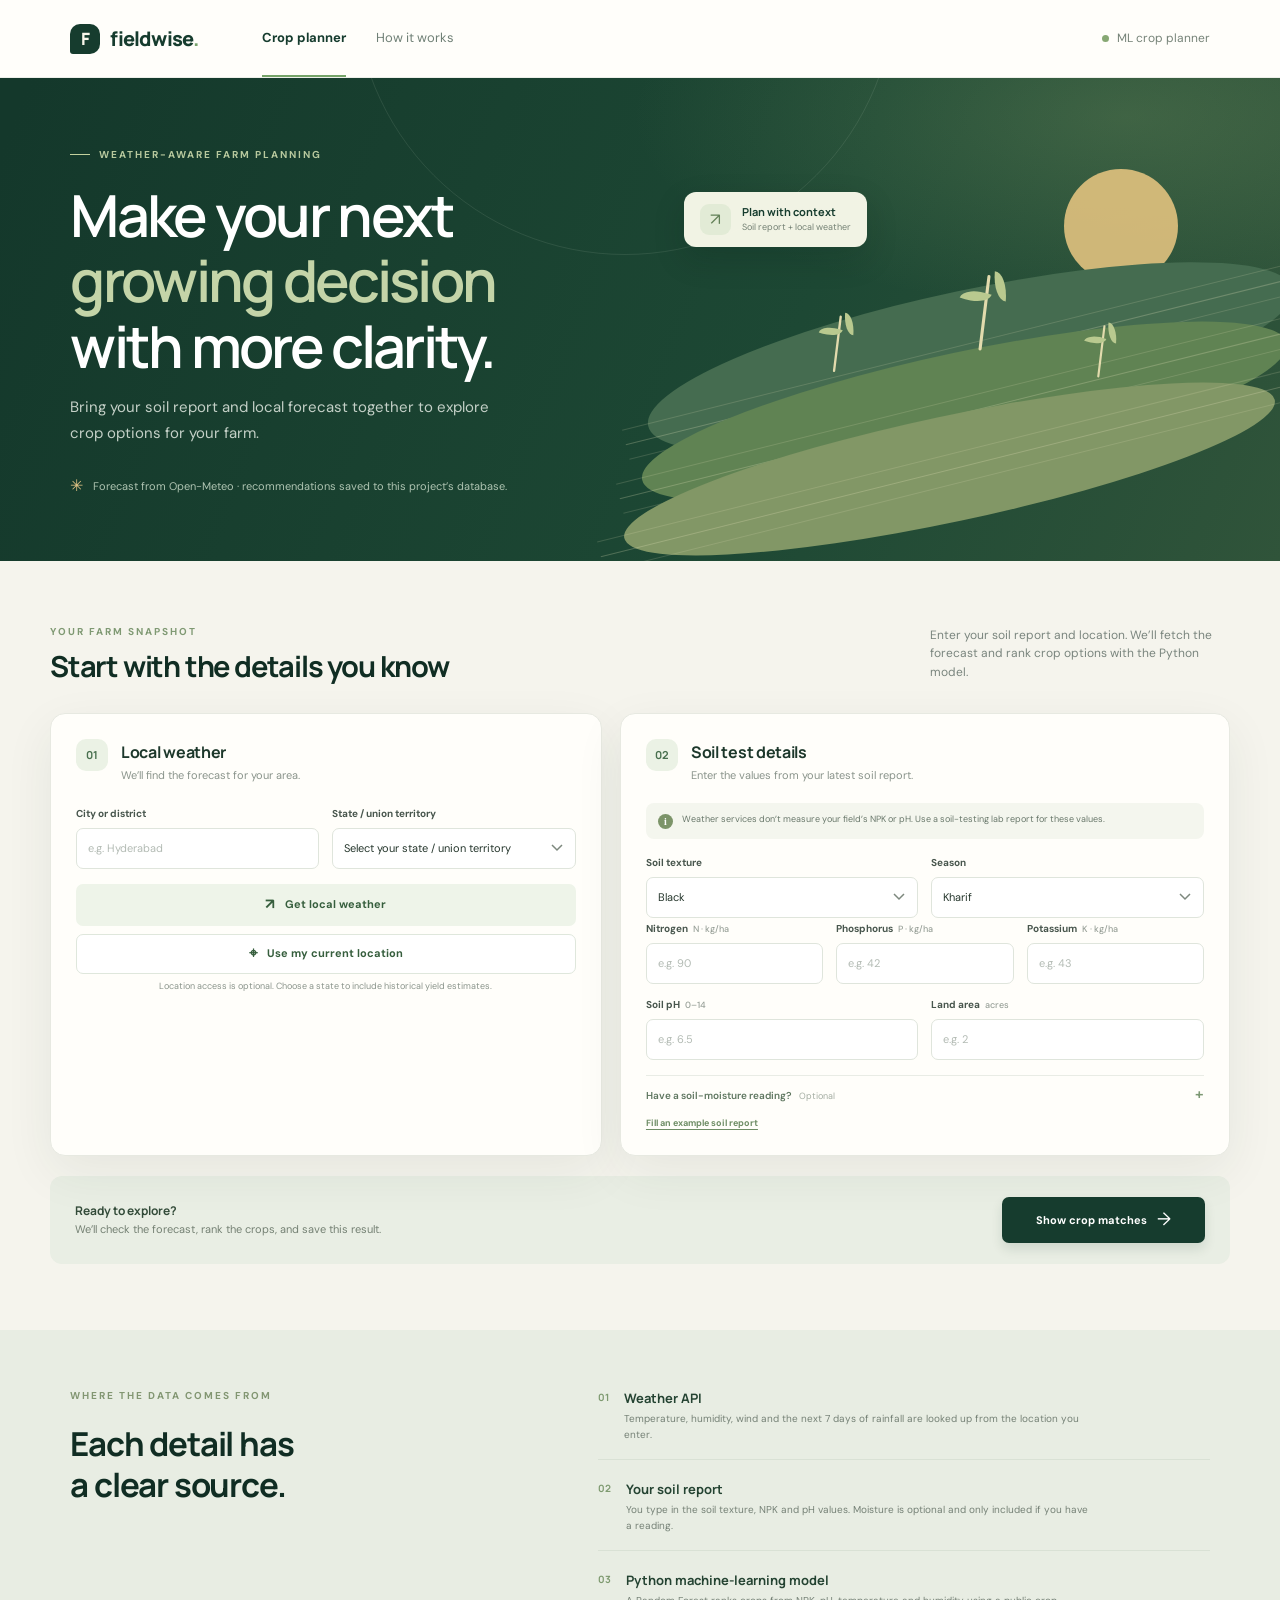
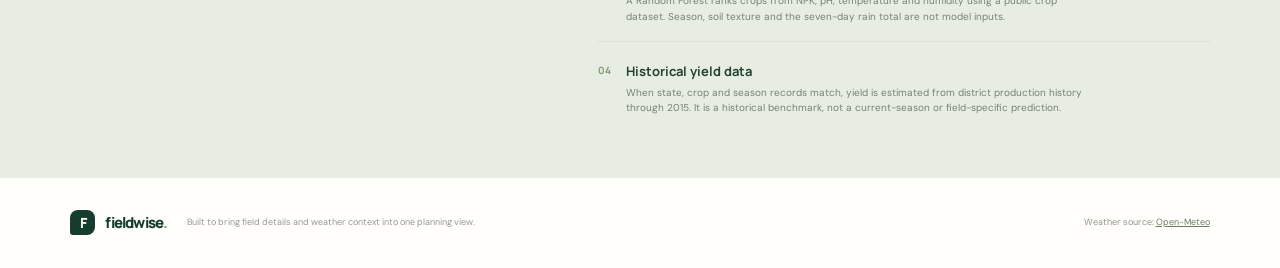
<file: frontend/index.html>
<!doctype html>
<html lang="en">
<head>
  <meta charset="utf-8">
  <meta name="viewport" content="width=device-width, initial-scale=1">
  <meta name="theme-color" content="#133a2c">
  <meta name="description" content="A weather-aware crop planning system using machine learning, live forecast data and farmer-entered soil test results.">
  <title>Fieldwise — Crop planning</title>
  <link rel="preconnect" href="https://fonts.googleapis.com">
  <link rel="preconnect" href="https://fonts.gstatic.com" crossorigin>
  <link href="https://fonts.googleapis.com/css2?family=DM+Sans:wght@400;500;600;700&family=Manrope:wght@400;500;600;700;800&display=swap" rel="stylesheet">
  <link rel="stylesheet" href="styles.css?v=5">
</head>
<body>
  <div class="runtime-banner hidden" id="runtime-banner" role="status" aria-live="polite"></div>
  <header class="topbar">
    <a class="brand" href="/" aria-label="Fieldwise home">
      <span class="brand-mark" aria-hidden="true">F</span>
      <span>fieldwise<span class="brand-period">.</span></span>
    </a>
    <nav class="top-nav" aria-label="Main navigation">
      <a class="active" href="#planner">Crop planner</a>
      <a href="#how-it-works">How it works</a>
    </nav>
    <span class="prototype-label"><span class="status-dot"></span> ML crop planner</span>
  </header>

  <main>
    <section class="hero" id="planner">
      <div class="hero-copy">
        <p class="eyebrow"><span class="eyebrow-line"></span> WEATHER-AWARE FARM PLANNING</p>
        <h1>Make your next<br><span>growing decision</span><br>with more clarity.</h1>
        <p class="hero-description">Bring your soil report and local forecast together to explore crop options for your farm.</p>
        <div class="hero-footnote"><span class="sun-icon" aria-hidden="true">✳</span> Forecast from Open-Meteo · recommendations saved to this project’s database.</div>
      </div>
      <div class="hero-art" aria-hidden="true">
        <div class="sun-disc"></div>
        <div class="field field-back"></div>
        <div class="field field-mid"></div>
        <div class="field field-front"></div>
        <div class="plant plant-one"><i></i><b></b></div>
        <div class="plant plant-two"><i></i><b></b></div>
        <div class="plant plant-three"><i></i><b></b></div>
        <div class="art-card"><span class="art-card-icon">↗</span><span><strong>Plan with context</strong><small>Soil report + local weather</small></span></div>
      </div>
    </section>

    <section class="planner-section" aria-labelledby="planner-title">
      <div class="section-heading">
        <div><p class="eyebrow dark-eyebrow">YOUR FARM SNAPSHOT</p><h2 id="planner-title">Start with the details you know</h2></div>
        <p>Enter your soil report and location. We’ll fetch the forecast and rank crop options with the Python model.</p>
      </div>

      <form id="planner-form" novalidate>
        <div class="planner-grid">
          <section class="input-panel location-panel" aria-labelledby="location-heading">
            <div class="panel-heading">
              <span class="step-number">01</span>
              <div><h3 id="location-heading">Local weather</h3><p>We’ll find the forecast for your area.</p></div>
            </div>
            <div class="field-grid two-cols">
              <label class="field-wrap"><span>City or district</span><input id="location" name="location" autocomplete="address-level2" placeholder="e.g. Hyderabad" required></label>
              <label class="field-wrap"><span>State / union territory</span>
                <select id="state" name="state" required>
                  <option value="" disabled selected>Select your state / union territory</option>
                  <optgroup label="States">
                    <option value="Andhra Pradesh">Andhra Pradesh</option><option value="Arunachal Pradesh">Arunachal Pradesh</option>
                    <option value="Assam">Assam</option><option value="Bihar">Bihar</option>
                    <option value="Chhattisgarh">Chhattisgarh</option><option value="Goa">Goa</option>
                    <option value="Gujarat">Gujarat</option><option value="Haryana">Haryana</option>
                    <option value="Himachal Pradesh">Himachal Pradesh</option><option value="Jharkhand">Jharkhand</option>
                    <option value="Karnataka">Karnataka</option><option value="Kerala">Kerala</option>
                    <option value="Madhya Pradesh">Madhya Pradesh</option><option value="Maharashtra">Maharashtra</option>
                    <option value="Manipur">Manipur</option><option value="Meghalaya">Meghalaya</option>
                    <option value="Mizoram">Mizoram</option><option value="Nagaland">Nagaland</option>
                    <option value="Odisha">Odisha</option><option value="Punjab">Punjab</option>
                    <option value="Rajasthan">Rajasthan</option><option value="Sikkim">Sikkim</option>
                    <option value="Tamil Nadu">Tamil Nadu</option><option value="Telangana">Telangana</option>
                    <option value="Tripura">Tripura</option><option value="Uttar Pradesh">Uttar Pradesh</option>
                    <option value="Uttarakhand">Uttarakhand</option><option value="West Bengal">West Bengal</option>
                  </optgroup>
                  <optgroup label="Union territories">
                    <option value="Andaman and Nicobar Islands">Andaman and Nicobar Islands</option>
                    <option value="Chandigarh">Chandigarh</option>
                    <option value="Dadra and Nagar Haveli and Daman and Diu">Dadra and Nagar Haveli and Daman and Diu</option>
                    <option value="Delhi">Delhi</option><option value="Jammu and Kashmir">Jammu and Kashmir</option>
                    <option value="Ladakh">Ladakh</option><option value="Lakshadweep">Lakshadweep</option>
                    <option value="Puducherry">Puducherry</option>
                  </optgroup>
                </select>
              </label>
            </div>
            <button class="button button-weather" type="button" id="weather-button"><span class="button-icon" aria-hidden="true">↗</span><span>Get local weather</span></button>
            <button class="button button-location" type="button" id="location-button"><span class="button-icon" aria-hidden="true">⌖</span><span>Use my current location</span></button>
            <p class="location-permission-note">Location access is optional. Choose a state to include historical yield estimates.</p>
            <p class="inline-message" id="weather-message" role="status" aria-live="polite"></p>
            <div class="weather-card hidden" id="weather-card" aria-live="polite">
              <div class="weather-card-top"><div><span class="weather-location-label">WEATHER FOR</span><h4 id="weather-place">—</h4></div><span class="weather-symbol" aria-hidden="true">☼</span></div>
              <div class="weather-metrics">
                <div><span>Now</span><strong><b id="weather-temp">—</b><small>°C</small></strong></div>
                <div><span>Humidity</span><strong><b id="weather-humidity">—</b><small>%</small></strong></div>
                <div><span>Wind</span><strong><b id="weather-wind">—</b><small>km/h</small></strong></div>
                <div><span>Rain · 7 days</span><strong><b id="weather-rain">—</b><small>mm</small></strong></div>
              </div>
              <p class="weather-attribution">Forecast by <a href="https://open-meteo.com/" target="_blank" rel="noreferrer">Open-Meteo</a> · forecast snapshot</p>
            </div>
          </section>

          <section class="input-panel soil-panel" aria-labelledby="soil-heading">
            <div class="panel-heading">
              <span class="step-number">02</span>
              <div><h3 id="soil-heading">Soil test details</h3><p>Enter the values from your latest soil report.</p></div>
            </div>
            <div class="soil-source-note"><span class="info-icon" aria-hidden="true">i</span><p>Weather services don’t measure your field’s NPK or pH. Use a soil-testing lab report for these values.</p></div>
            <div class="field-grid two-cols">
              <label class="field-wrap"><span>Soil texture</span>
                <select id="soil-type" name="soilType" required>
                  <option value="black">Black</option><option value="red">Red</option><option value="alluvial">Alluvial</option>
                  <option value="sandy">Sandy</option><option value="clay">Clay</option><option value="loamy">Loamy</option>
                </select>
              </label>
              <label class="field-wrap"><span>Season</span>
                <select id="season" name="season" required><option>Kharif</option><option>Rabi</option><option>Zaid</option></select>
              </label>
            </div>
            <div class="field-grid nutrients-grid">
              <label class="field-wrap"><span>Nitrogen <small>N · kg/ha</small></span><input id="nitrogen" type="number" min="0" max="500" step="any" placeholder="e.g. 90" required></label>
              <label class="field-wrap"><span>Phosphorus <small>P · kg/ha</small></span><input id="phosphorus" type="number" min="0" max="500" step="any" placeholder="e.g. 42" required></label>
              <label class="field-wrap"><span>Potassium <small>K · kg/ha</small></span><input id="potassium" type="number" min="0" max="500" step="any" placeholder="e.g. 43" required></label>
            </div>
            <div class="field-grid two-cols">
              <label class="field-wrap"><span>Soil pH <small>0–14</small></span><input id="ph" type="number" min="0" max="14" step="0.1" placeholder="e.g. 6.5" required></label>
              <label class="field-wrap"><span>Land area <small>acres</small></span><input id="area" type="number" min="0.01" max="100000" step="any" placeholder="e.g. 2" required></label>
            </div>
            <details class="optional-moisture">
              <summary>Have a soil-moisture reading? <span>Optional</span></summary>
              <label class="field-wrap"><span>Soil moisture <small>% from a field meter or report</small></span><input id="soil-moisture" type="number" min="0" max="100" step="any" placeholder="Leave empty if unknown"></label>
            </details>
            <button class="sample-link" type="button" id="sample-button">Fill an example soil report</button>
          </section>
        </div>

        <div class="submit-row">
          <p><strong>Ready to explore?</strong><br><span>We’ll check the forecast, rank the crops, and save this result.</span></p>
          <button class="button button-primary" type="submit" id="recommend-button"><span>Show crop matches</span><span class="arrow" aria-hidden="true">→</span></button>
        </div>
        <p class="form-message" id="form-message" role="alert"></p>
      </form>
    </section>

    <section class="results-section hidden" id="results-section" aria-labelledby="results-heading" aria-live="polite">
      <div class="section-heading results-heading">
        <div><p class="eyebrow dark-eyebrow">YOUR SHORTLIST</p><h2 id="results-heading">Best crop recommendation</h2></div>
        <span class="method-badge" id="method-badge">Python ML ranking</span>
      </div>
      <p class="results-intro">The first crop is the model’s highest-ranked option. Scores show relative model vote share, not a calibrated probability. Check local recommendations before planting.</p>
      <div class="recommendation-list" id="recommendation-list"></div>
      <div class="result-notes">
        <section class="advice-box" id="advice-box"><h3>Weather & field notes</h3><ul id="advice-list"></ul></section>
        <section class="estimate-box"><span class="estimate-symbol" aria-hidden="true">≈</span><div><h3>About the yield estimate</h3><p id="yield-note"></p></div></section>
      </div>
    </section>

    <section class="how-section" id="how-it-works">
      <div class="how-intro"><p class="eyebrow">WHERE THE DATA COMES FROM</p><h2>Each detail has<br>a clear source.</h2></div>
      <div class="source-steps">
        <article><span>01</span><div><h3>Weather API</h3><p>Temperature, humidity, wind and the next 7 days of rainfall are looked up from the location you enter.</p></div></article>
        <article><span>02</span><div><h3>Your soil report</h3><p>You type in the soil texture, NPK and pH values. Moisture is optional and only included if you have a reading.</p></div></article>
        <article><span>03</span><div><h3>Python machine-learning model</h3><p>A Random Forest ranks crops from NPK, pH, temperature and humidity using a public crop dataset. Season, soil texture and the seven-day rain total are not model inputs.</p></div></article>
        <article><span>04</span><div><h3>Historical yield data</h3><p>When state, crop and season records match, yield is estimated from district production history through 2015. It is a historical benchmark, not a current-season or field-specific prediction.</p></div></article>
      </div>
    </section>
  </main>

  <footer class="footer"><a class="brand footer-brand" href="/"><span class="brand-mark" aria-hidden="true">F</span><span>fieldwise<span class="brand-period">.</span></span></a><p>Built to bring field details and weather context into one planning view.</p><span>Weather source: <a href="https://open-meteo.com/" target="_blank" rel="noreferrer">Open-Meteo</a></span></footer>
  <script src="app.js?v=7" defer></script>
</body>
</html>
</file>
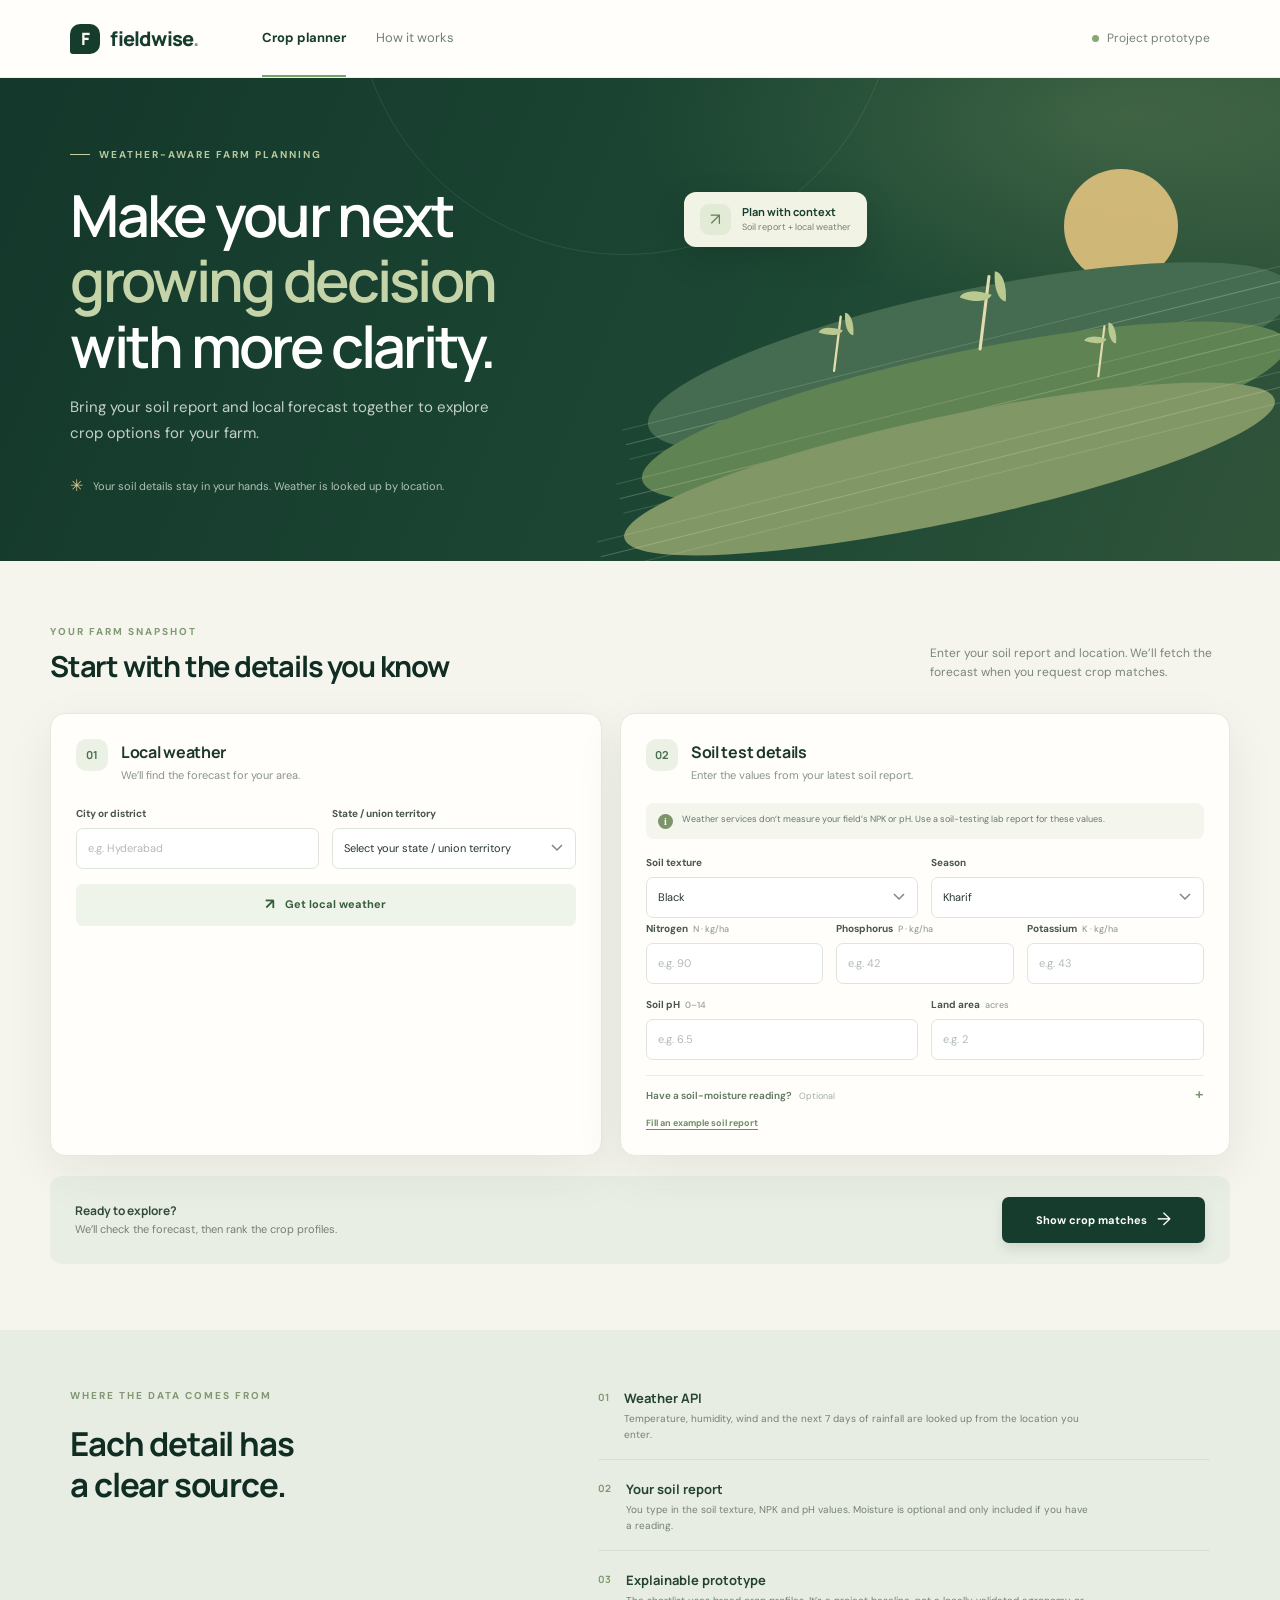
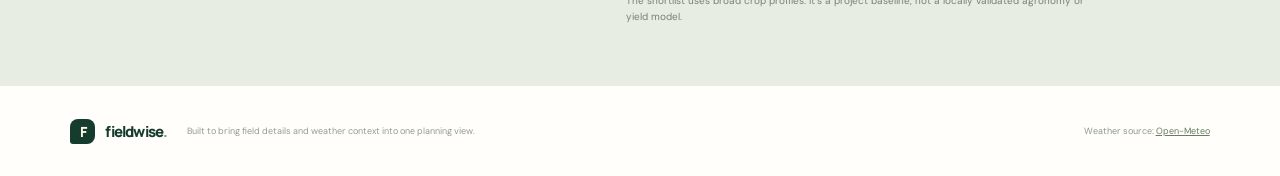
<file: templates/index.html>
<!doctype html>
<html lang="en">
<head>
  <meta charset="utf-8">
  <meta name="viewport" content="width=device-width, initial-scale=1">
  <meta name="theme-color" content="#133a2c">
  <meta name="description" content="A weather-aware crop planning prototype using live forecast data and farmer-entered soil test results.">
  <title>Fieldwise — Crop planning</title>
  <link rel="preconnect" href="https://fonts.googleapis.com">
  <link rel="preconnect" href="https://fonts.gstatic.com" crossorigin>
  <link href="https://fonts.googleapis.com/css2?family=DM+Sans:wght@400;500;600;700&family=Manrope:wght@400;500;600;700;800&display=swap" rel="stylesheet">
  <link rel="stylesheet" href="../static/styles.css?v=2">
</head>
<body>
  <header class="topbar">
    <a class="brand" href="/" aria-label="Fieldwise home">
      <span class="brand-mark" aria-hidden="true">F</span>
      <span>fieldwise<span class="brand-period">.</span></span>
    </a>
    <nav class="top-nav" aria-label="Main navigation">
      <a class="active" href="#planner">Crop planner</a>
      <a href="#how-it-works">How it works</a>
    </nav>
    <span class="prototype-label"><span class="status-dot"></span> Project prototype</span>
  </header>

  <main>
    <section class="hero" id="planner">
      <div class="hero-copy">
        <p class="eyebrow"><span class="eyebrow-line"></span> WEATHER-AWARE FARM PLANNING</p>
        <h1>Make your next<br><span>growing decision</span><br>with more clarity.</h1>
        <p class="hero-description">Bring your soil report and local forecast together to explore crop options for your farm.</p>
        <div class="hero-footnote"><span class="sun-icon" aria-hidden="true">✳</span> Your soil details stay in your hands. Weather is looked up by location.</div>
      </div>
      <div class="hero-art" aria-hidden="true">
        <div class="sun-disc"></div>
        <div class="field field-back"></div>
        <div class="field field-mid"></div>
        <div class="field field-front"></div>
        <div class="plant plant-one"><i></i><b></b></div>
        <div class="plant plant-two"><i></i><b></b></div>
        <div class="plant plant-three"><i></i><b></b></div>
        <div class="art-card"><span class="art-card-icon">↗</span><span><strong>Plan with context</strong><small>Soil report + local weather</small></span></div>
      </div>
    </section>

    <section class="planner-section" aria-labelledby="planner-title">
      <div class="section-heading">
        <div><p class="eyebrow dark-eyebrow">YOUR FARM SNAPSHOT</p><h2 id="planner-title">Start with the details you know</h2></div>
        <p>Enter your soil report and location. We’ll fetch the forecast when you request crop matches.</p>
      </div>

      <form id="planner-form" novalidate>
        <div class="planner-grid">
          <section class="input-panel location-panel" aria-labelledby="location-heading">
            <div class="panel-heading">
              <span class="step-number">01</span>
              <div><h3 id="location-heading">Local weather</h3><p>We’ll find the forecast for your area.</p></div>
            </div>
            <div class="field-grid two-cols">
              <label class="field-wrap"><span>City or district</span><input id="location" name="location" autocomplete="address-level2" placeholder="e.g. Hyderabad" required></label>
              <label class="field-wrap"><span>State / union territory</span>
                <select id="state" name="state" required>
                  <option value="" disabled selected>Select your state / union territory</option>
                  <optgroup label="States">
                    <option value="Andhra Pradesh">Andhra Pradesh</option><option value="Arunachal Pradesh">Arunachal Pradesh</option>
                    <option value="Assam">Assam</option><option value="Bihar">Bihar</option>
                    <option value="Chhattisgarh">Chhattisgarh</option><option value="Goa">Goa</option>
                    <option value="Gujarat">Gujarat</option><option value="Haryana">Haryana</option>
                    <option value="Himachal Pradesh">Himachal Pradesh</option><option value="Jharkhand">Jharkhand</option>
                    <option value="Karnataka">Karnataka</option><option value="Kerala">Kerala</option>
                    <option value="Madhya Pradesh">Madhya Pradesh</option><option value="Maharashtra">Maharashtra</option>
                    <option value="Manipur">Manipur</option><option value="Meghalaya">Meghalaya</option>
                    <option value="Mizoram">Mizoram</option><option value="Nagaland">Nagaland</option>
                    <option value="Odisha">Odisha</option><option value="Punjab">Punjab</option>
                    <option value="Rajasthan">Rajasthan</option><option value="Sikkim">Sikkim</option>
                    <option value="Tamil Nadu">Tamil Nadu</option><option value="Telangana">Telangana</option>
                    <option value="Tripura">Tripura</option><option value="Uttar Pradesh">Uttar Pradesh</option>
                    <option value="Uttarakhand">Uttarakhand</option><option value="West Bengal">West Bengal</option>
                  </optgroup>
                  <optgroup label="Union territories">
                    <option value="Andaman and Nicobar Islands">Andaman and Nicobar Islands</option>
                    <option value="Chandigarh">Chandigarh</option>
                    <option value="Dadra and Nagar Haveli and Daman and Diu">Dadra and Nagar Haveli and Daman and Diu</option>
                    <option value="Delhi">Delhi</option><option value="Jammu and Kashmir">Jammu and Kashmir</option>
                    <option value="Ladakh">Ladakh</option><option value="Lakshadweep">Lakshadweep</option>
                    <option value="Puducherry">Puducherry</option>
                  </optgroup>
                </select>
              </label>
            </div>
            <button class="button button-weather" type="button" id="weather-button"><span class="button-icon" aria-hidden="true">↗</span><span>Get local weather</span></button>
            <p class="inline-message" id="weather-message" role="status" aria-live="polite"></p>
            <div class="weather-card hidden" id="weather-card" aria-live="polite">
              <div class="weather-card-top"><div><span class="weather-location-label">WEATHER FOR</span><h4 id="weather-place">—</h4></div><span class="weather-symbol" aria-hidden="true">☼</span></div>
              <div class="weather-metrics">
                <div><span>Now</span><strong><b id="weather-temp">—</b><small>°C</small></strong></div>
                <div><span>Humidity</span><strong><b id="weather-humidity">—</b><small>%</small></strong></div>
                <div><span>Wind</span><strong><b id="weather-wind">—</b><small>km/h</small></strong></div>
                <div><span>Rain · 7 days</span><strong><b id="weather-rain">—</b><small>mm</small></strong></div>
              </div>
              <p class="weather-attribution">Forecast by <a href="https://open-meteo.com/" target="_blank" rel="noreferrer">Open-Meteo</a> · forecast snapshot</p>
            </div>
          </section>

          <section class="input-panel soil-panel" aria-labelledby="soil-heading">
            <div class="panel-heading">
              <span class="step-number">02</span>
              <div><h3 id="soil-heading">Soil test details</h3><p>Enter the values from your latest soil report.</p></div>
            </div>
            <div class="soil-source-note"><span class="info-icon" aria-hidden="true">i</span><p>Weather services don’t measure your field’s NPK or pH. Use a soil-testing lab report for these values.</p></div>
            <div class="field-grid two-cols">
              <label class="field-wrap"><span>Soil texture</span>
                <select id="soil-type" name="soilType" required>
                  <option value="black">Black</option><option value="red">Red</option><option value="alluvial">Alluvial</option>
                  <option value="sandy">Sandy</option><option value="clay">Clay</option><option value="loamy">Loamy</option>
                </select>
              </label>
              <label class="field-wrap"><span>Season</span>
                <select id="season" name="season" required><option>Kharif</option><option>Rabi</option><option>Zaid</option></select>
              </label>
            </div>
            <div class="field-grid nutrients-grid">
              <label class="field-wrap"><span>Nitrogen <small>N · kg/ha</small></span><input id="nitrogen" type="number" min="0" max="500" step="any" placeholder="e.g. 90" required></label>
              <label class="field-wrap"><span>Phosphorus <small>P · kg/ha</small></span><input id="phosphorus" type="number" min="0" max="500" step="any" placeholder="e.g. 42" required></label>
              <label class="field-wrap"><span>Potassium <small>K · kg/ha</small></span><input id="potassium" type="number" min="0" max="500" step="any" placeholder="e.g. 43" required></label>
            </div>
            <div class="field-grid two-cols">
              <label class="field-wrap"><span>Soil pH <small>0–14</small></span><input id="ph" type="number" min="0" max="14" step="0.1" placeholder="e.g. 6.5" required></label>
              <label class="field-wrap"><span>Land area <small>acres</small></span><input id="area" type="number" min="0.01" max="100000" step="any" placeholder="e.g. 2" required></label>
            </div>
            <details class="optional-moisture">
              <summary>Have a soil-moisture reading? <span>Optional</span></summary>
              <label class="field-wrap"><span>Soil moisture <small>% from a field meter or report</small></span><input id="soil-moisture" type="number" min="0" max="100" step="any" placeholder="Leave empty if unknown"></label>
            </details>
            <button class="sample-link" type="button" id="sample-button">Fill an example soil report</button>
          </section>
        </div>

        <div class="submit-row">
          <p><strong>Ready to explore?</strong><br><span>We’ll check the forecast, then rank the crop profiles.</span></p>
          <button class="button button-primary" type="submit" id="recommend-button"><span>Show crop matches</span><span class="arrow" aria-hidden="true">→</span></button>
        </div>
        <p class="form-message" id="form-message" role="alert"></p>
      </form>
    </section>

    <section class="results-section hidden" id="results-section" aria-labelledby="results-heading" aria-live="polite">
      <div class="section-heading results-heading">
        <div><p class="eyebrow dark-eyebrow">YOUR SHORTLIST</p><h2 id="results-heading">Best crop recommendation</h2></div>
        <span class="method-badge" id="method-badge">Prototype match</span>
      </div>
      <p class="results-intro">These options are ranked against the details you entered. Review the fit notes and check local recommendations before planting.</p>
      <div class="recommendation-list" id="recommendation-list"></div>
      <div class="result-notes">
        <section class="advice-box" id="advice-box"><h3>Weather & field notes</h3><ul id="advice-list"></ul></section>
        <section class="estimate-box"><span class="estimate-symbol" aria-hidden="true">≈</span><div><h3>About the yield estimate</h3><p id="yield-note"></p></div></section>
      </div>
    </section>

    <section class="how-section" id="how-it-works">
      <div class="how-intro"><p class="eyebrow">WHERE THE DATA COMES FROM</p><h2>Each detail has<br>a clear source.</h2></div>
      <div class="source-steps">
        <article><span>01</span><div><h3>Weather API</h3><p>Temperature, humidity, wind and the next 7 days of rainfall are looked up from the location you enter.</p></div></article>
        <article><span>02</span><div><h3>Your soil report</h3><p>You type in the soil texture, NPK and pH values. Moisture is optional and only included if you have a reading.</p></div></article>
        <article><span>03</span><div><h3>Explainable prototype</h3><p>The shortlist uses broad crop profiles. It’s a project baseline, not a locally validated agronomy or yield model.</p></div></article>
      </div>
    </section>
  </main>

  <footer class="footer"><a class="brand footer-brand" href="/"><span class="brand-mark" aria-hidden="true">F</span><span>fieldwise<span class="brand-period">.</span></span></a><p>Built to bring field details and weather context into one planning view.</p><span>Weather source: <a href="https://open-meteo.com/" target="_blank" rel="noreferrer">Open-Meteo</a></span></footer>
  <script src="../static/app.js?v=4" defer></script>
</body>
</html>
</file>
<file: frontend/styles.css>
:root {
  --forest: #163c2e;
  --forest-dark: #102d23;
  --leaf: #477b53;
  --leaf-light: #e4efde;
  --cream: #f5f4ed;
  --paper: #fffefa;
  --ink: #1c2d26;
  --muted: #738078;
  --line: #e1e6de;
  --amber: #d6a355;
  --shadow: 0 16px 50px rgba(28, 50, 36, .07);
}

* { box-sizing: border-box; }
html { scroll-behavior: smooth; }
body { margin: 0; background: linear-gradient(180deg, #faf9f4 0, var(--cream) 520px); color: var(--ink); font-family: "DM Sans", sans-serif; font-size: 15px; line-height: 1.55; }
a { color: inherit; }
button, input, select { font: inherit; }
button { cursor: pointer; }
.topbar { height: 78px; background: rgba(255, 254, 250, .96); display: flex; align-items: center; padding: 0 max(calc((100% - 1180px) / 2), 5.5%); gap: 42px; border-bottom: 1px solid rgba(26, 62, 43, .08); position: sticky; top: 0; z-index: 20; backdrop-filter: blur(14px); }
.brand { display: inline-flex; gap: 10px; align-items: center; color: var(--forest); font: 800 20px Manrope, sans-serif; letter-spacing: -.8px; text-decoration: none; }
.brand-mark { display: grid; place-items: center; width: 30px; height: 30px; border-radius: 10px 10px 10px 3px; background: var(--forest); color: #f9f7eb; font-size: 17px; }
.brand-period { color: #77a26c; }
.top-nav { display: flex; gap: 30px; margin-left: 22px; height: 100%; align-items: center; }
.top-nav a { color: #708076; font-size: 13px; text-decoration: none; height: 100%; display: flex; align-items: center; position: relative; }
.top-nav a.active { color: var(--forest); font-weight: 700; }
.top-nav a.active:after { content: ""; position: absolute; height: 2px; bottom: 0; background: #75a368; left: 0; right: 0; }
.prototype-label { margin-left: auto; color: #768378; font-size: 12px; display: flex; gap: 8px; align-items: center; }
.status-dot { width: 7px; height: 7px; border-radius: 50%; background: #87a873; }
.hero { min-height: 455px; background: radial-gradient(ellipse at 88% 8%, rgba(139, 164, 107, .26), transparent 31%), linear-gradient(112deg, #14382b 2%, #1d4834 61%, #30543a 100%); color: white; padding: 69px max(calc((100% - 1180px) / 2), 5.5%) 62px; display: grid; grid-template-columns: 1fr .85fr; align-items: center; overflow: hidden; position: relative; }
.hero:before { content: ""; position: absolute; width: 540px; height: 540px; border: 1px solid rgba(226, 232, 210, .10); border-radius: 50%; top: -365px; right: 30%; }
.hero-copy { position: relative; z-index: 2; max-width: 570px; }
.eyebrow { margin: 0 0 19px; color: #b8c99e; font-size: 10px; font-weight: 700; letter-spacing: 2px; display: flex; align-items: center; gap: 9px; }
.eyebrow-line { width: 20px; height: 1px; background: #c3d19e; display: inline-block; }
h1, h2, h3, h4, p { margin-top: 0; }
h1, h2, h3 { font-family: Manrope, sans-serif; }
h1 { font-size: clamp(38px, 4.8vw, 58px); line-height: 1.13; letter-spacing: -2.7px; margin: 0 0 17px; font-weight: 600; }
h1 span { color: #c4d4a8; }
.hero-description { color: #c4d0c7; max-width: 420px; font-size: 15px; line-height: 1.7; margin-bottom: 28px; }
.hero-footnote { display: flex; align-items: center; gap: 10px; color: #afc4b2; font-size: 11px; }
.sun-icon { color: #e2c485; font-size: 16px; }
.hero-art { position: relative; height: 336px; margin: -6px -55px -4px -10px; }
.sun-disc { position: absolute; width: 114px; height: 114px; border-radius: 50%; background: #d9bd7c; top: 15px; right: 87px; opacity: .95; }
.field { position: absolute; left: 0; right: 0; border-radius: 50%; transform: rotate(-12deg); }
.field-back { height: 135px; background: #456c50; bottom: 65px; width: 112%; left: -6%; }
.field-mid { height: 119px; background: #608353; bottom: 19px; width: 112%; left: -7%; }
.field-front { height: 106px; background: #829766; bottom: -32px; width: 113%; left: -10%; }
.field:after { content: ""; position: absolute; top: 50%; width: 110%; left: -4%; height: 1px; background: rgba(233, 230, 190, .25); transform: rotate(-2deg); box-shadow: 0 15px 0 rgba(233, 230, 190, .16), 0 -15px 0 rgba(233, 230, 190, .17); }
.plant { position: absolute; z-index: 2; bottom: 124px; width: 50px; height: 88px; }
.plant i { position: absolute; width: 3px; height: 73px; background: #e2dbad; bottom: 0; left: 24px; transform: rotate(7deg); border-radius: 4px; }
.plant b, .plant b:after { position: absolute; content: ""; display: block; width: 28px; height: 13px; background: #b9c98f; border-radius: 100% 0 100% 0; }
.plant b { left: 3px; top: 29px; transform: rotate(20deg); }
.plant b:after { left: 19px; top: -17px; transform: rotate(75deg); }
.plant-one { left: 23%; bottom: 108px; transform: scale(.78); }
.plant-two { left: 48%; bottom: 141px; transform: scale(1.04); }
.plant-three { left: 68%; bottom: 100px; transform: scale(.72); }
.art-card { position: absolute; z-index: 4; top: 38px; left: 8px; background: rgba(250, 250, 236, .96); box-shadow: 0 12px 32px rgba(8, 25, 16, .16); color: var(--forest); border-radius: 12px; padding: 12px 16px; display: flex; align-items: center; gap: 11px; }
.art-card-icon { width: 31px; height: 31px; border-radius: 9px; background: #e2ebd6; display: grid; place-items: center; color: #638158; font-size: 17px; }
.art-card strong, .art-card small { display: block; }
.art-card strong { font: 700 11px Manrope, sans-serif; }
.art-card small { margin-top: 2px; color: #748174; font-size: 9px; }
.planner-section, .results-section { max-width: 1180px; padding: 63px 0 66px; margin: 0 auto; }
.section-heading { display: flex; justify-content: space-between; align-items: end; gap: 24px; margin-bottom: 28px; }
.dark-eyebrow { color: #7f9973; margin-bottom: 9px; }
h2 { color: var(--forest-dark); margin-bottom: 0; font-size: 29px; letter-spacing: -1.2px; line-height: 1.25; }
.section-heading > p { color: #7a857e; max-width: 300px; font-size: 12px; margin: 0 0 3px; }
.planner-grid { display: grid; grid-template-columns: .95fr 1.05fr; gap: 18px; align-items: stretch; }
.input-panel { background: var(--paper); border: 1px solid #e7e9e1; border-radius: 15px; padding: 25px 25px 22px; box-shadow: var(--shadow); transition: box-shadow .2s, border-color .2s, transform .2s; }
.input-panel:hover { border-color: #d9e3d4; box-shadow: 0 18px 48px rgba(28, 50, 36, .09); transform: translateY(-2px); }
.panel-heading { display: flex; align-items: flex-start; gap: 13px; margin-bottom: 22px; }
.step-number { display: grid; place-items: center; width: 32px; height: 32px; border-radius: 10px; color: #49704f; background: #ebf2e5; font: 700 11px Manrope, sans-serif; flex-shrink: 0; }
.panel-heading h3 { margin: 1px 0 3px; font-size: 16px; letter-spacing: -.3px; color: #1d382b; }
.panel-heading p { color: #8a948b; margin: 0; font-size: 11px; }
.field-grid { display: grid; gap: 13px; }
.two-cols { grid-template-columns: 1fr 1fr; }
.nutrients-grid { grid-template-columns: repeat(3, 1fr); margin: 3px 0 13px; }
.field-wrap { display: flex; flex-direction: column; gap: 6px; min-width: 0; }
.field-wrap > span { color: #48564d; font-size: 10px; font-weight: 700; }
.field-wrap > span small { color: #98a098; font-size: 9px; font-weight: 500; margin-left: 3px; }
.field-wrap input, .field-wrap select { height: 41px; width: 100%; border: 1px solid #dfe5dc; border-radius: 7px; background: #fff; outline: none; padding: 0 11px; color: #26372d; font-size: 11px; transition: border-color .18s, box-shadow .18s; }
.field-wrap select { appearance: none; background-image: url("data:image/svg+xml,%3Csvg width='12' height='8' viewBox='0 0 12 8' xmlns='http://www.w3.org/2000/svg'%3E%3Cpath d='m1 1 5 5 5-5' fill='none' stroke='%237d887e' stroke-width='1.5'/%3E%3C/svg%3E"); background-repeat: no-repeat; background-position: right 12px center; padding-right: 28px; }
.field-wrap input::placeholder { color: #b3bbb4; }
.field-wrap input:focus, .field-wrap select:focus { border-color: #70966b; box-shadow: 0 0 0 3px rgba(90, 130, 88, .11); }
button:focus-visible, a:focus-visible, summary:focus-visible { outline: 3px solid rgba(114, 151, 100, .65); outline-offset: 3px; }
.button { border: 0; display: inline-flex; justify-content: center; align-items: center; gap: 10px; border-radius: 7px; font-weight: 700; transition: transform .15s, background .15s, box-shadow .15s; }
.button:hover { transform: translateY(-1px); }
.button-weather { width: 100%; height: 42px; background: #eef4e9; color: #365e3d; font-size: 11px; margin-top: 15px; }
.button-weather:hover { background: #e4efdc; }
.button-location { width: 100%; height: 40px; margin-top: 8px; border: 1px solid #dfe7dc; background: #fff; color: #365e3d; font-size: 11px; }
.button-location:hover { background: #f5f8f1; }
.location-permission-note { margin: 6px 0 0; color: #8a948b; font-size: 9px; text-align: center; }
.button-icon { font-size: 15px; }
.inline-message { min-height: 0; margin: 0; color: #a24b3e; font-size: 10px; }
.inline-message:not(:empty) { margin-top: 8px; }
.weather-card { border: 1px solid #e0e9d9; border-radius: 11px; background: linear-gradient(135deg, #f7faf3, #eef4e8); padding: 14px 15px 9px; margin-top: 6px; animation: card-in .28s ease-out both; }
.weather-card-top { display: flex; justify-content: space-between; align-items: center; margin-bottom: 12px; }
.weather-location-label { display: block; color: #90a087; font-size: 8px; font-weight: 700; letter-spacing: 1.2px; }
.weather-card h4 { color: #244532; margin: 2px 0 0; font: 700 14px Manrope, sans-serif; }
.weather-symbol { width: 32px; height: 32px; display: grid; place-items: center; border-radius: 50%; background: #edf1dc; color: #d1a04d; font-size: 21px; }
.weather-metrics { display: grid; grid-template-columns: repeat(4, 1fr); border-top: 1px solid #e6ebdf; padding-top: 10px; }
.weather-metrics > div { padding-left: 9px; border-left: 1px solid #e6ebdf; }
.weather-metrics > div:first-child { border: 0; padding-left: 0; }
.weather-metrics span { display: block; color: #879287; font-size: 8px; white-space: nowrap; }
.weather-metrics strong { display: block; color: #294534; margin-top: 3px; font: 700 16px Manrope, sans-serif; }
.weather-metrics small { color: #89968b; font: 500 8px "DM Sans", sans-serif; margin-left: 2px; }
.weather-attribution { color: #a1aaa0; font-size: 8px; text-align: right; margin: 9px 0 0; }
.weather-attribution a, .footer > span a { color: #687d63; }
.soil-source-note { display: flex; gap: 9px; border-radius: 8px; background: #f4f6ee; padding: 10px 12px; margin: -3px 0 16px; align-items: flex-start; }
.info-icon { display: grid; place-items: center; width: 15px; height: 15px; border-radius: 50%; background: #7c9469; color: white; font: 700 10px Georgia, serif; flex-shrink: 0; margin-top: 1px; }
.soil-source-note p { color: #69786b; font-size: 9px; line-height: 1.5; margin: 0; }
.optional-moisture { border-top: 1px solid #e9ece5; padding-top: 12px; margin-top: 15px; }
.optional-moisture summary { color: #5e765f; cursor: pointer; font-size: 10px; font-weight: 600; list-style: none; }
.optional-moisture summary::-webkit-details-marker { display: none; }
.optional-moisture summary:after { content: "+"; float: right; color: #7c9873; font-size: 15px; line-height: 13px; }
.optional-moisture[open] summary:after { content: "−"; }
.optional-moisture summary span { color: #a4ada2; font-size: 9px; font-weight: 400; margin-left: 5px; }
.optional-moisture .field-wrap { margin-top: 12px; }
.sample-link { border: 0; background: transparent; color: #6e8d65; padding: 0; margin-top: 13px; font-size: 9px; font-weight: 700; text-decoration: underline; text-underline-offset: 3px; }
.submit-row { display: flex; justify-content: space-between; align-items: center; gap: 22px; padding: 21px 25px; border-radius: 12px; background: #e9eee4; margin-top: 20px; }
.submit-row p { color: #334b39; margin: 0; font-size: 11px; line-height: 1.6; }
.submit-row p strong { font: 700 12px Manrope, sans-serif; }
.submit-row p span { color: #748073; }
.button-primary { height: 46px; min-width: 203px; padding: 0 17px; background: var(--forest); color: white; font-size: 11px; box-shadow: 0 6px 12px rgba(20, 59, 42, .12); }
.button-primary:hover { background: #24533b; }
.button-primary:disabled, .button-weather:disabled, .button-location:disabled { opacity: .65; cursor: wait; transform: none; }
.arrow { font-size: 18px; font-weight: 400; }
.form-message { color: #9c483b; font-size: 11px; margin: 9px 0 0; min-height: 0; }
.form-message:empty { display: none; }
.results-section { padding-top: 5px; }
.results-heading { align-items: center; margin-bottom: 7px; }
.method-badge { background: #edf3e7; color: #5b7656; border-radius: 20px; padding: 6px 11px; font-size: 9px; font-weight: 700; }
.results-intro { color: #7b877d; font-size: 11px; margin: 0 0 17px; }
.recommendation-list { display: grid; grid-template-columns: repeat(3, 1fr); gap: 14px; }
.recommendation-card { position: relative; background: #fffefa; border: 1px solid #e4e9df; border-radius: 11px; padding: 19px 19px 16px; box-shadow: 0 8px 28px rgba(28, 50, 36, .05); }
.recommendation-card.best { border-color: #8dab75; box-shadow: 0 9px 30px rgba(76, 117, 69, .13); }
.rank-label { color: #92a087; font-size: 8px; letter-spacing: 1px; font-weight: 700; }
.recommendation-card h3 { color: #203d2d; margin: 5px 0 12px; font-size: 19px; letter-spacing: -.5px; }
.score-line { display: flex; align-items: center; justify-content: space-between; padding-bottom: 10px; border-bottom: 1px solid #e9ece5; }
.score-line span { color: #859087; font-size: 9px; }
.score-line strong { color: #4e7549; font: 700 13px Manrope, sans-serif; }
.yield-number { margin: 13px 0 1px; color: #233e2e; font: 700 24px Manrope, sans-serif; letter-spacing: -.6px; }
.yield-caption { color: #889288; font-size: 9px; }
.match-reasons { margin: 13px 0 0; padding: 0; list-style: none; display: grid; gap: 7px; }
.match-reasons li { color: #69766d; display: flex; align-items: flex-start; gap: 7px; font-size: 9px; line-height: 1.4; }
.match-reasons li:before { content: "✓"; color: #72926a; font-weight: 700; }
.crop-note { color: #9a7444; background: #f9f4e8; padding: 8px 9px; border-radius: 6px; margin: 12px 0 0; font-size: 8px; line-height: 1.4; }
.result-notes { display: grid; grid-template-columns: 1fr 1fr; gap: 14px; margin-top: 16px; }
.advice-box, .estimate-box { background: #edf1e8; border-radius: 10px; padding: 16px 18px; }
.advice-box h3, .estimate-box h3 { color: #38523c; font-size: 12px; margin: 0 0 7px; }
.advice-box ul { margin: 0; padding-left: 15px; color: #6e7b6e; font-size: 9px; display: grid; gap: 4px; }
.estimate-box { display: flex; gap: 12px; align-items: flex-start; background: #f5f0e5; }
.estimate-symbol { display: grid; place-items: center; background: #eadbbb; color: #967441; flex-shrink: 0; width: 28px; height: 28px; border-radius: 8px; font: 700 14px Manrope, sans-serif; }
.estimate-box h3 { color: #655438; margin-bottom: 5px; }
.estimate-box p { color: #887e6a; font-size: 9px; margin: 0; line-height: 1.6; }
.how-section { padding: 58px max(calc((100% - 1180px) / 2), 5.5%) 62px; background: #e8ede3; display: grid; grid-template-columns: .85fr 1.15fr; gap: 75px; }
.how-section .eyebrow { color: #829672; }
.how-section h2 { font-size: 33px; }
.source-steps { display: grid; gap: 19px; }
.source-steps article { display: flex; gap: 15px; border-bottom: 1px solid #d9e1d5; padding-bottom: 17px; }
.source-steps article:last-child { border: 0; padding-bottom: 0; }
.source-steps article > span { color: #7e9a70; font: 700 10px Manrope, sans-serif; padding-top: 2px; }
.source-steps h3 { color: #244332; font-size: 13px; margin: 0 0 3px; }
.source-steps p { color: #758176; font-size: 10px; line-height: 1.55; max-width: 470px; margin: 0; }
.footer { min-height: 90px; padding: 20px max(calc((100% - 1180px) / 2), 5.5%); display: flex; align-items: center; gap: 20px; background: #fffefa; }
.footer-brand { font-size: 15px; }
.footer-brand .brand-mark { width: 25px; height: 25px; font-size: 14px; border-radius: 8px 8px 8px 3px; }
.footer p { color: #939b93; margin: 0; font-size: 9px; }
.footer > span { color: #8e988e; margin-left: auto; font-size: 9px; }
.hidden { display: none !important; }
.runtime-banner { max-width: 1144px; margin: 12px auto 0; padding: 12px 18px; border: 1px solid #e5cb8e; border-radius: 10px; background: #fff7e4; color: #684912; font-size: 13px; line-height: 1.5; }
@keyframes card-in { from { opacity: 0; transform: translateY(6px); } to { opacity: 1; transform: translateY(0); } }
@media (prefers-reduced-motion: reduce) { *, *:before, *:after { scroll-behavior: auto !important; animation-duration: .01ms !important; animation-iteration-count: 1 !important; transition-duration: .01ms !important; } }

@media (max-width: 1250px) { .planner-section, .results-section { margin-left: 5.5%; margin-right: 5.5%; } }
@media (max-width: 850px) {
  .topbar { padding: 0 5%; gap: 23px; }
  .top-nav { margin-left: 5px; gap: 19px; }
  .hero { grid-template-columns: 1fr .7fr; padding-left: 5%; padding-right: 5%; }
  .hero-art { transform: scale(.84); transform-origin: center right; margin-right: -90px; }
  .planner-grid { grid-template-columns: 1fr; }
  .how-section { padding-left: 5%; padding-right: 5%; gap: 35px; }
  .footer { padding-left: 5%; padding-right: 5%; }
}
@media (max-width: 620px) {
  .topbar { height: 65px; gap: 14px; }
  .brand { font-size: 17px; }
  .brand-mark { width: 27px; height: 27px; }
  .top-nav { display: none; }
  .prototype-label { font-size: 10px; }
  .hero { display: block; padding: 49px 6% 15px; min-height: 590px; }
  .hero-copy { max-width: none; }
  h1 { font-size: 43px; letter-spacing: -2px; }
  .hero-description { max-width: 340px; font-size: 13px; }
  .hero-art { height: 240px; margin: 0 -25px 0 0; transform: scale(.85); transform-origin: top right; }
  .art-card { top: 14px; left: 0; }
  .sun-disc { top: 2px; right: 66px; }
  .field-back { bottom: 20px; }
  .field-mid { bottom: -23px; }
  .field-front { bottom: -73px; }
  .plant-one { bottom: 64px; }.plant-two { bottom: 94px; }.plant-three { bottom: 54px; }
  .planner-section, .results-section { margin-left: 5%; margin-right: 5%; padding-top: 42px; padding-bottom: 48px; }
  .section-heading { display: block; }
  .section-heading > p { margin-top: 11px; }
  h2 { font-size: 25px; }
  .input-panel { padding: 20px 17px; }
  .two-cols { grid-template-columns: 1fr 1fr; gap: 10px; }
  .nutrients-grid { gap: 8px; }
  .nutrients-grid .field-wrap > span { font-size: 9px; }
  .nutrients-grid .field-wrap > span small { display: block; margin: 0; }
  .weather-metrics { grid-template-columns: repeat(2, 1fr); row-gap: 10px; }
  .weather-metrics > div:nth-child(3) { border-left: 0; padding-left: 0; }
  .submit-row { align-items: stretch; flex-direction: column; padding: 18px; gap: 13px; }
  .button-primary { width: 100%; }
  .recommendation-list { grid-template-columns: 1fr; }
  .recommendation-card { padding: 17px; }
  .result-notes { grid-template-columns: 1fr; }
  .how-section { display: block; padding: 45px 6%; }
  .how-intro { margin-bottom: 27px; }
  .how-section h2 br { display: none; }
  .footer { flex-wrap: wrap; gap: 10px 14px; padding: 18px 6%; }
  .footer p { flex: 1; }
  .footer > span { width: 100%; margin-left: 39px; }
  .runtime-banner { margin: 10px 5% 0; }
}
</file>
<file: static/styles.css>
:root {
  --forest: #163c2e;
  --forest-dark: #102d23;
  --leaf: #477b53;
  --leaf-light: #e4efde;
  --cream: #f5f4ed;
  --paper: #fffefa;
  --ink: #1c2d26;
  --muted: #738078;
  --line: #e1e6de;
  --amber: #d6a355;
  --shadow: 0 16px 50px rgba(28, 50, 36, .07);
}

* { box-sizing: border-box; }
html { scroll-behavior: smooth; }
body { margin: 0; background: linear-gradient(180deg, #faf9f4 0, var(--cream) 520px); color: var(--ink); font-family: "DM Sans", sans-serif; font-size: 15px; line-height: 1.55; }
a { color: inherit; }
button, input, select { font: inherit; }
button { cursor: pointer; }
.topbar { height: 78px; background: rgba(255, 254, 250, .96); display: flex; align-items: center; padding: 0 max(calc((100% - 1180px) / 2), 5.5%); gap: 42px; border-bottom: 1px solid rgba(26, 62, 43, .08); position: sticky; top: 0; z-index: 20; backdrop-filter: blur(14px); }
.brand { display: inline-flex; gap: 10px; align-items: center; color: var(--forest); font: 800 20px Manrope, sans-serif; letter-spacing: -.8px; text-decoration: none; }
.brand-mark { display: grid; place-items: center; width: 30px; height: 30px; border-radius: 10px 10px 10px 3px; background: var(--forest); color: #f9f7eb; font-size: 17px; }
.brand-period { color: #77a26c; }
.top-nav { display: flex; gap: 30px; margin-left: 22px; height: 100%; align-items: center; }
.top-nav a { color: #708076; font-size: 13px; text-decoration: none; height: 100%; display: flex; align-items: center; position: relative; }
.top-nav a.active { color: var(--forest); font-weight: 700; }
.top-nav a.active:after { content: ""; position: absolute; height: 2px; bottom: 0; background: #75a368; left: 0; right: 0; }
.prototype-label { margin-left: auto; color: #768378; font-size: 12px; display: flex; gap: 8px; align-items: center; }
.status-dot { width: 7px; height: 7px; border-radius: 50%; background: #87a873; }
.hero { min-height: 455px; background: radial-gradient(ellipse at 88% 8%, rgba(139, 164, 107, .26), transparent 31%), linear-gradient(112deg, #14382b 2%, #1d4834 61%, #30543a 100%); color: white; padding: 69px max(calc((100% - 1180px) / 2), 5.5%) 62px; display: grid; grid-template-columns: 1fr .85fr; align-items: center; overflow: hidden; position: relative; }
.hero:before { content: ""; position: absolute; width: 540px; height: 540px; border: 1px solid rgba(226, 232, 210, .10); border-radius: 50%; top: -365px; right: 30%; }
.hero-copy { position: relative; z-index: 2; max-width: 570px; }
.eyebrow { margin: 0 0 19px; color: #b8c99e; font-size: 10px; font-weight: 700; letter-spacing: 2px; display: flex; align-items: center; gap: 9px; }
.eyebrow-line { width: 20px; height: 1px; background: #c3d19e; display: inline-block; }
h1, h2, h3, h4, p { margin-top: 0; }
h1, h2, h3 { font-family: Manrope, sans-serif; }
h1 { font-size: clamp(38px, 4.8vw, 58px); line-height: 1.13; letter-spacing: -2.7px; margin: 0 0 17px; font-weight: 600; }
h1 span { color: #c4d4a8; }
.hero-description { color: #c4d0c7; max-width: 420px; font-size: 15px; line-height: 1.7; margin-bottom: 28px; }
.hero-footnote { display: flex; align-items: center; gap: 10px; color: #afc4b2; font-size: 11px; }
.sun-icon { color: #e2c485; font-size: 16px; }
.hero-art { position: relative; height: 336px; margin: -6px -55px -4px -10px; }
.sun-disc { position: absolute; width: 114px; height: 114px; border-radius: 50%; background: #d9bd7c; top: 15px; right: 87px; opacity: .95; }
.field { position: absolute; left: 0; right: 0; border-radius: 50%; transform: rotate(-12deg); }
.field-back { height: 135px; background: #456c50; bottom: 65px; width: 112%; left: -6%; }
.field-mid { height: 119px; background: #608353; bottom: 19px; width: 112%; left: -7%; }
.field-front { height: 106px; background: #829766; bottom: -32px; width: 113%; left: -10%; }
.field:after { content: ""; position: absolute; top: 50%; width: 110%; left: -4%; height: 1px; background: rgba(233, 230, 190, .25); transform: rotate(-2deg); box-shadow: 0 15px 0 rgba(233, 230, 190, .16), 0 -15px 0 rgba(233, 230, 190, .17); }
.plant { position: absolute; z-index: 2; bottom: 124px; width: 50px; height: 88px; }
.plant i { position: absolute; width: 3px; height: 73px; background: #e2dbad; bottom: 0; left: 24px; transform: rotate(7deg); border-radius: 4px; }
.plant b, .plant b:after { position: absolute; content: ""; display: block; width: 28px; height: 13px; background: #b9c98f; border-radius: 100% 0 100% 0; }
.plant b { left: 3px; top: 29px; transform: rotate(20deg); }
.plant b:after { left: 19px; top: -17px; transform: rotate(75deg); }
.plant-one { left: 23%; bottom: 108px; transform: scale(.78); }
.plant-two { left: 48%; bottom: 141px; transform: scale(1.04); }
.plant-three { left: 68%; bottom: 100px; transform: scale(.72); }
.art-card { position: absolute; z-index: 4; top: 38px; left: 8px; background: rgba(250, 250, 236, .96); box-shadow: 0 12px 32px rgba(8, 25, 16, .16); color: var(--forest); border-radius: 12px; padding: 12px 16px; display: flex; align-items: center; gap: 11px; }
.art-card-icon { width: 31px; height: 31px; border-radius: 9px; background: #e2ebd6; display: grid; place-items: center; color: #638158; font-size: 17px; }
.art-card strong, .art-card small { display: block; }
.art-card strong { font: 700 11px Manrope, sans-serif; }
.art-card small { margin-top: 2px; color: #748174; font-size: 9px; }
.planner-section, .results-section { max-width: 1180px; padding: 63px 0 66px; margin: 0 auto; }
.section-heading { display: flex; justify-content: space-between; align-items: end; gap: 24px; margin-bottom: 28px; }
.dark-eyebrow { color: #7f9973; margin-bottom: 9px; }
h2 { color: var(--forest-dark); margin-bottom: 0; font-size: 29px; letter-spacing: -1.2px; line-height: 1.25; }
.section-heading > p { color: #7a857e; max-width: 300px; font-size: 12px; margin: 0 0 3px; }
.planner-grid { display: grid; grid-template-columns: .95fr 1.05fr; gap: 18px; align-items: stretch; }
.input-panel { background: var(--paper); border: 1px solid #e7e9e1; border-radius: 15px; padding: 25px 25px 22px; box-shadow: var(--shadow); transition: box-shadow .2s, border-color .2s, transform .2s; }
.input-panel:hover { border-color: #d9e3d4; box-shadow: 0 18px 48px rgba(28, 50, 36, .09); transform: translateY(-2px); }
.panel-heading { display: flex; align-items: flex-start; gap: 13px; margin-bottom: 22px; }
.step-number { display: grid; place-items: center; width: 32px; height: 32px; border-radius: 10px; color: #49704f; background: #ebf2e5; font: 700 11px Manrope, sans-serif; flex-shrink: 0; }
.panel-heading h3 { margin: 1px 0 3px; font-size: 16px; letter-spacing: -.3px; color: #1d382b; }
.panel-heading p { color: #8a948b; margin: 0; font-size: 11px; }
.field-grid { display: grid; gap: 13px; }
.two-cols { grid-template-columns: 1fr 1fr; }
.nutrients-grid { grid-template-columns: repeat(3, 1fr); margin: 3px 0 13px; }
.field-wrap { display: flex; flex-direction: column; gap: 6px; min-width: 0; }
.field-wrap > span { color: #48564d; font-size: 10px; font-weight: 700; }
.field-wrap > span small { color: #98a098; font-size: 9px; font-weight: 500; margin-left: 3px; }
.field-wrap input, .field-wrap select { height: 41px; width: 100%; border: 1px solid #dfe5dc; border-radius: 7px; background: #fff; outline: none; padding: 0 11px; color: #26372d; font-size: 11px; transition: border-color .18s, box-shadow .18s; }
.field-wrap select { appearance: none; background-image: url("data:image/svg+xml,%3Csvg width='12' height='8' viewBox='0 0 12 8' xmlns='http://www.w3.org/2000/svg'%3E%3Cpath d='m1 1 5 5 5-5' fill='none' stroke='%237d887e' stroke-width='1.5'/%3E%3C/svg%3E"); background-repeat: no-repeat; background-position: right 12px center; padding-right: 28px; }
.field-wrap input::placeholder { color: #b3bbb4; }
.field-wrap input:focus, .field-wrap select:focus { border-color: #70966b; box-shadow: 0 0 0 3px rgba(90, 130, 88, .11); }
button:focus-visible, a:focus-visible, summary:focus-visible { outline: 3px solid rgba(114, 151, 100, .65); outline-offset: 3px; }
.button { border: 0; display: inline-flex; justify-content: center; align-items: center; gap: 10px; border-radius: 7px; font-weight: 700; transition: transform .15s, background .15s, box-shadow .15s; }
.button:hover { transform: translateY(-1px); }
.button-weather { width: 100%; height: 42px; background: #eef4e9; color: #365e3d; font-size: 11px; margin-top: 15px; }
.button-weather:hover { background: #e4efdc; }
.button-icon { font-size: 15px; }
.inline-message { min-height: 0; margin: 0; color: #a24b3e; font-size: 10px; }
.inline-message:not(:empty) { margin-top: 8px; }
.weather-card { border: 1px solid #e0e9d9; border-radius: 11px; background: linear-gradient(135deg, #f7faf3, #eef4e8); padding: 14px 15px 9px; margin-top: 6px; animation: card-in .28s ease-out both; }
.weather-card-top { display: flex; justify-content: space-between; align-items: center; margin-bottom: 12px; }
.weather-location-label { display: block; color: #90a087; font-size: 8px; font-weight: 700; letter-spacing: 1.2px; }
.weather-card h4 { color: #244532; margin: 2px 0 0; font: 700 14px Manrope, sans-serif; }
.weather-symbol { width: 32px; height: 32px; display: grid; place-items: center; border-radius: 50%; background: #edf1dc; color: #d1a04d; font-size: 21px; }
.weather-metrics { display: grid; grid-template-columns: repeat(4, 1fr); border-top: 1px solid #e6ebdf; padding-top: 10px; }
.weather-metrics > div { padding-left: 9px; border-left: 1px solid #e6ebdf; }
.weather-metrics > div:first-child { border: 0; padding-left: 0; }
.weather-metrics span { display: block; color: #879287; font-size: 8px; white-space: nowrap; }
.weather-metrics strong { display: block; color: #294534; margin-top: 3px; font: 700 16px Manrope, sans-serif; }
.weather-metrics small { color: #89968b; font: 500 8px "DM Sans", sans-serif; margin-left: 2px; }
.weather-attribution { color: #a1aaa0; font-size: 8px; text-align: right; margin: 9px 0 0; }
.weather-attribution a, .footer > span a { color: #687d63; }
.soil-source-note { display: flex; gap: 9px; border-radius: 8px; background: #f4f6ee; padding: 10px 12px; margin: -3px 0 16px; align-items: flex-start; }
.info-icon { display: grid; place-items: center; width: 15px; height: 15px; border-radius: 50%; background: #7c9469; color: white; font: 700 10px Georgia, serif; flex-shrink: 0; margin-top: 1px; }
.soil-source-note p { color: #69786b; font-size: 9px; line-height: 1.5; margin: 0; }
.optional-moisture { border-top: 1px solid #e9ece5; padding-top: 12px; margin-top: 15px; }
.optional-moisture summary { color: #5e765f; cursor: pointer; font-size: 10px; font-weight: 600; list-style: none; }
.optional-moisture summary::-webkit-details-marker { display: none; }
.optional-moisture summary:after { content: "+"; float: right; color: #7c9873; font-size: 15px; line-height: 13px; }
.optional-moisture[open] summary:after { content: "−"; }
.optional-moisture summary span { color: #a4ada2; font-size: 9px; font-weight: 400; margin-left: 5px; }
.optional-moisture .field-wrap { margin-top: 12px; }
.sample-link { border: 0; background: transparent; color: #6e8d65; padding: 0; margin-top: 13px; font-size: 9px; font-weight: 700; text-decoration: underline; text-underline-offset: 3px; }
.submit-row { display: flex; justify-content: space-between; align-items: center; gap: 22px; padding: 21px 25px; border-radius: 12px; background: #e9eee4; margin-top: 20px; }
.submit-row p { color: #334b39; margin: 0; font-size: 11px; line-height: 1.6; }
.submit-row p strong { font: 700 12px Manrope, sans-serif; }
.submit-row p span { color: #748073; }
.button-primary { height: 46px; min-width: 203px; padding: 0 17px; background: var(--forest); color: white; font-size: 11px; box-shadow: 0 6px 12px rgba(20, 59, 42, .12); }
.button-primary:hover { background: #24533b; }
.button-primary:disabled, .button-weather:disabled { opacity: .65; cursor: wait; transform: none; }
.arrow { font-size: 18px; font-weight: 400; }
.form-message { color: #9c483b; font-size: 11px; margin: 9px 0 0; min-height: 0; }
.form-message:empty { display: none; }
.results-section { padding-top: 5px; }
.results-heading { align-items: center; margin-bottom: 7px; }
.method-badge { background: #edf3e7; color: #5b7656; border-radius: 20px; padding: 6px 11px; font-size: 9px; font-weight: 700; }
.results-intro { color: #7b877d; font-size: 11px; margin: 0 0 17px; }
.recommendation-list { display: grid; grid-template-columns: repeat(3, 1fr); gap: 14px; }
.recommendation-card { position: relative; background: #fffefa; border: 1px solid #e4e9df; border-radius: 11px; padding: 19px 19px 16px; box-shadow: 0 8px 28px rgba(28, 50, 36, .05); }
.recommendation-card.best { border-color: #8dab75; box-shadow: 0 9px 30px rgba(76, 117, 69, .13); }
.rank-label { color: #92a087; font-size: 8px; letter-spacing: 1px; font-weight: 700; }
.recommendation-card h3 { color: #203d2d; margin: 5px 0 12px; font-size: 19px; letter-spacing: -.5px; }
.score-line { display: flex; align-items: center; justify-content: space-between; padding-bottom: 10px; border-bottom: 1px solid #e9ece5; }
.score-line span { color: #859087; font-size: 9px; }
.score-line strong { color: #4e7549; font: 700 13px Manrope, sans-serif; }
.yield-number { margin: 13px 0 1px; color: #233e2e; font: 700 24px Manrope, sans-serif; letter-spacing: -.6px; }
.yield-caption { color: #889288; font-size: 9px; }
.match-reasons { margin: 13px 0 0; padding: 0; list-style: none; display: grid; gap: 7px; }
.match-reasons li { color: #69766d; display: flex; align-items: flex-start; gap: 7px; font-size: 9px; line-height: 1.4; }
.match-reasons li:before { content: "✓"; color: #72926a; font-weight: 700; }
.crop-note { color: #9a7444; background: #f9f4e8; padding: 8px 9px; border-radius: 6px; margin: 12px 0 0; font-size: 8px; line-height: 1.4; }
.result-notes { display: grid; grid-template-columns: 1fr 1fr; gap: 14px; margin-top: 16px; }
.advice-box, .estimate-box { background: #edf1e8; border-radius: 10px; padding: 16px 18px; }
.advice-box h3, .estimate-box h3 { color: #38523c; font-size: 12px; margin: 0 0 7px; }
.advice-box ul { margin: 0; padding-left: 15px; color: #6e7b6e; font-size: 9px; display: grid; gap: 4px; }
.estimate-box { display: flex; gap: 12px; align-items: flex-start; background: #f5f0e5; }
.estimate-symbol { display: grid; place-items: center; background: #eadbbb; color: #967441; flex-shrink: 0; width: 28px; height: 28px; border-radius: 8px; font: 700 14px Manrope, sans-serif; }
.estimate-box h3 { color: #655438; margin-bottom: 5px; }
.estimate-box p { color: #887e6a; font-size: 9px; margin: 0; line-height: 1.6; }
.how-section { padding: 58px max(calc((100% - 1180px) / 2), 5.5%) 62px; background: #e8ede3; display: grid; grid-template-columns: .85fr 1.15fr; gap: 75px; }
.how-section .eyebrow { color: #829672; }
.how-section h2 { font-size: 33px; }
.source-steps { display: grid; gap: 19px; }
.source-steps article { display: flex; gap: 15px; border-bottom: 1px solid #d9e1d5; padding-bottom: 17px; }
.source-steps article:last-child { border: 0; padding-bottom: 0; }
.source-steps article > span { color: #7e9a70; font: 700 10px Manrope, sans-serif; padding-top: 2px; }
.source-steps h3 { color: #244332; font-size: 13px; margin: 0 0 3px; }
.source-steps p { color: #758176; font-size: 10px; line-height: 1.55; max-width: 470px; margin: 0; }
.footer { min-height: 90px; padding: 20px max(calc((100% - 1180px) / 2), 5.5%); display: flex; align-items: center; gap: 20px; background: #fffefa; }
.footer-brand { font-size: 15px; }
.footer-brand .brand-mark { width: 25px; height: 25px; font-size: 14px; border-radius: 8px 8px 8px 3px; }
.footer p { color: #939b93; margin: 0; font-size: 9px; }
.footer > span { color: #8e988e; margin-left: auto; font-size: 9px; }
.hidden { display: none !important; }
@keyframes card-in { from { opacity: 0; transform: translateY(6px); } to { opacity: 1; transform: translateY(0); } }
@media (prefers-reduced-motion: reduce) { *, *:before, *:after { scroll-behavior: auto !important; animation-duration: .01ms !important; animation-iteration-count: 1 !important; transition-duration: .01ms !important; } }

@media (max-width: 1250px) { .planner-section, .results-section { margin-left: 5.5%; margin-right: 5.5%; } }
@media (max-width: 850px) {
  .topbar { padding: 0 5%; gap: 23px; }
  .top-nav { margin-left: 5px; gap: 19px; }
  .hero { grid-template-columns: 1fr .7fr; padding-left: 5%; padding-right: 5%; }
  .hero-art { transform: scale(.84); transform-origin: center right; margin-right: -90px; }
  .planner-grid { grid-template-columns: 1fr; }
  .how-section { padding-left: 5%; padding-right: 5%; gap: 35px; }
  .footer { padding-left: 5%; padding-right: 5%; }
}
@media (max-width: 620px) {
  .topbar { height: 65px; gap: 14px; }
  .brand { font-size: 17px; }
  .brand-mark { width: 27px; height: 27px; }
  .top-nav { display: none; }
  .prototype-label { font-size: 10px; }
  .hero { display: block; padding: 49px 6% 15px; min-height: 590px; }
  .hero-copy { max-width: none; }
  h1 { font-size: 43px; letter-spacing: -2px; }
  .hero-description { max-width: 340px; font-size: 13px; }
  .hero-art { height: 240px; margin: 0 -25px 0 0; transform: scale(.85); transform-origin: top right; }
  .art-card { top: 14px; left: 0; }
  .sun-disc { top: 2px; right: 66px; }
  .field-back { bottom: 20px; }
  .field-mid { bottom: -23px; }
  .field-front { bottom: -73px; }
  .plant-one { bottom: 64px; }.plant-two { bottom: 94px; }.plant-three { bottom: 54px; }
  .planner-section, .results-section { margin-left: 5%; margin-right: 5%; padding-top: 42px; padding-bottom: 48px; }
  .section-heading { display: block; }
  .section-heading > p { margin-top: 11px; }
  h2 { font-size: 25px; }
  .input-panel { padding: 20px 17px; }
  .two-cols { grid-template-columns: 1fr 1fr; gap: 10px; }
  .nutrients-grid { gap: 8px; }
  .nutrients-grid .field-wrap > span { font-size: 9px; }
  .nutrients-grid .field-wrap > span small { display: block; margin: 0; }
  .weather-metrics { grid-template-columns: repeat(2, 1fr); row-gap: 10px; }
  .weather-metrics > div:nth-child(3) { border-left: 0; padding-left: 0; }
  .submit-row { align-items: stretch; flex-direction: column; padding: 18px; gap: 13px; }
  .button-primary { width: 100%; }
  .recommendation-list { grid-template-columns: 1fr; }
  .recommendation-card { padding: 17px; }
  .result-notes { grid-template-columns: 1fr; }
  .how-section { display: block; padding: 45px 6%; }
  .how-intro { margin-bottom: 27px; }
  .how-section h2 br { display: none; }
  .footer { flex-wrap: wrap; gap: 10px 14px; padding: 18px 6%; }
  .footer p { flex: 1; }
  .footer > span { width: 100%; margin-left: 39px; }
}
</file>
